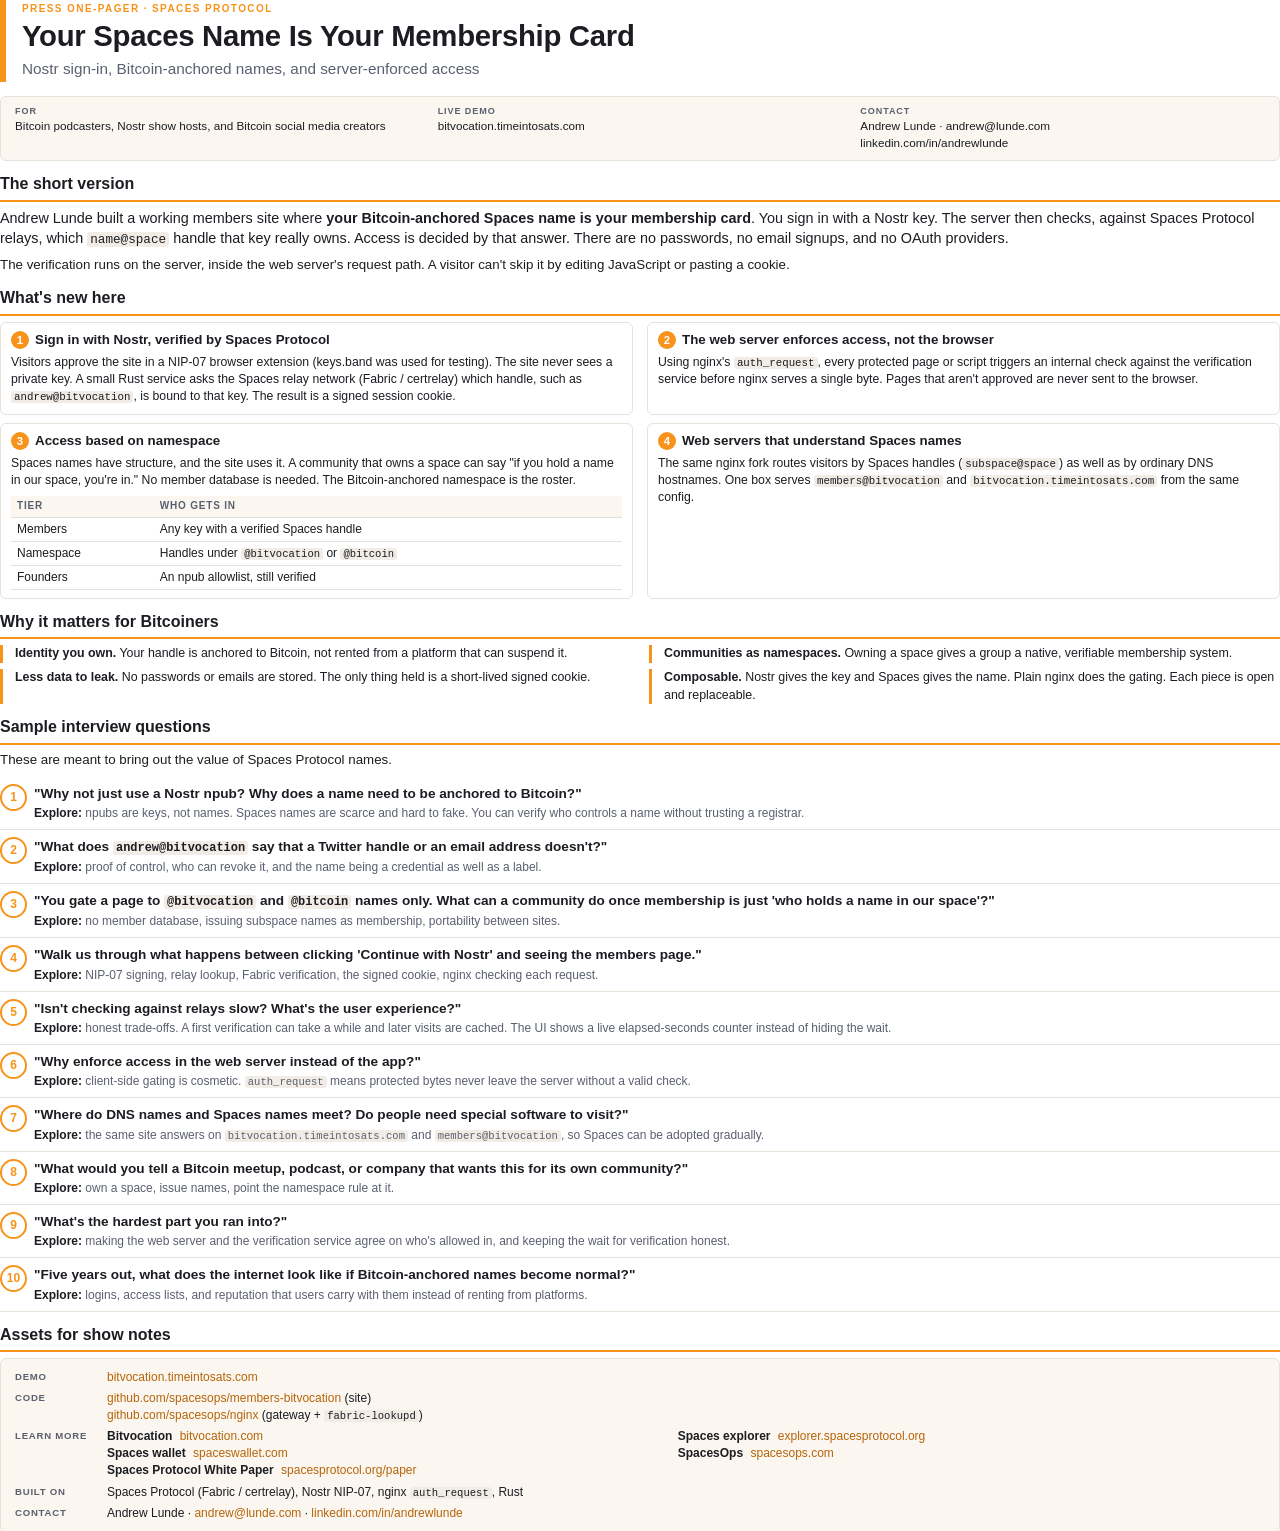
<file: docs/press-one-pager.html>
<!DOCTYPE html>
<html lang="en">
<head>
<meta charset="utf-8">
<title>Your Spaces Name Is Your Membership Card</title>
<style>
  @page { size: Letter; margin: 0.55in 0.6in; }
  :root {
    --orange: #f7931a;
    --ink: #1b1d22;
    --muted: #5b6070;
    --rule: #e6e2da;
    --panel: #fbf7f0;
  }
  * { box-sizing: border-box; }
  html { -webkit-print-color-adjust: exact; print-color-adjust: exact; }
  body {
    margin: 0;
    font-family: -apple-system, "Helvetica Neue", Helvetica, Arial, sans-serif;
    font-size: 10pt;
    line-height: 1.42;
    color: var(--ink);
  }
  code {
    font-family: "SF Mono", Menlo, Consolas, monospace;
    font-size: 0.88em;
    background: #f1ede6;
    padding: 0 3px;
    border-radius: 3px;
  }
  a { color: inherit; text-decoration: none; }
  .assets a { color: #b5640a; }

  header {
    border-left: 6px solid var(--orange);
    padding: 2px 0 2px 16px;
    margin-bottom: 14px;
  }
  .kicker {
    text-transform: uppercase;
    letter-spacing: 0.14em;
    font-size: 7.5pt;
    font-weight: 700;
    color: var(--orange);
    margin: 0 0 4px;
  }
  h1 {
    font-size: 22pt;
    line-height: 1.08;
    margin: 0 0 6px;
    letter-spacing: -0.01em;
  }
  .subtitle {
    font-size: 11.5pt;
    color: var(--muted);
    margin: 0;
  }

  .meta {
    display: flex;
    gap: 18px;
    background: var(--panel);
    border: 1px solid var(--rule);
    border-radius: 6px;
    padding: 8px 14px;
    margin-bottom: 10px;
    font-size: 8.8pt;
  }
  .meta div { flex: 1; }
  .meta b {
    display: block;
    text-transform: uppercase;
    letter-spacing: 0.1em;
    font-size: 6.8pt;
    color: var(--muted);
    margin-bottom: 1px;
  }

  h2 {
    font-size: 12pt;
    margin: 12px 0 6px;
    padding-bottom: 4px;
    border-bottom: 2px solid var(--orange);
  }
  p { margin: 0 0 7px; }
  .lede { font-size: 10.8pt; }

  .innovations { display: grid; grid-template-columns: 1fr 1fr; gap: 8px 14px; }
  .card {
    border: 1px solid var(--rule);
    border-radius: 6px;
    padding: 8px 10px;
    break-inside: avoid;
  }
  .card h3 {
    font-size: 10pt;
    margin: 0 0 4px;
  }
  .card h3 span {
    display: inline-block;
    width: 18px; height: 18px;
    line-height: 18px;
    text-align: center;
    border-radius: 50%;
    background: var(--orange);
    color: #fff;
    font-size: 8.5pt;
    margin-right: 6px;
  }
  .card p { margin: 0; font-size: 9.2pt; }

  table {
    width: 100%;
    border-collapse: collapse;
    font-size: 9pt;
    margin: 7px 0 0;
  }
  th, td { text-align: left; padding: 3px 6px; border-bottom: 1px solid var(--rule); }
  th { background: var(--panel); font-size: 7.5pt; text-transform: uppercase; letter-spacing: 0.08em; color: var(--muted); }

  .why { display: grid; grid-template-columns: 1fr 1fr; gap: 6px 18px; margin: 0; padding: 0; list-style: none; }
  .why li { padding-left: 12px; border-left: 3px solid var(--orange); font-size: 9.3pt; }

  .page-break { break-before: page; }

  ol.questions { margin: 0; padding: 0; list-style: none; counter-reset: q; }
  ol.questions li {
    counter-increment: q;
    position: relative;
    padding: 7px 0 7px 34px;
    border-bottom: 1px solid var(--rule);
    break-inside: avoid;
  }
  ol.questions li::before {
    content: counter(q);
    position: absolute;
    left: 0; top: 7px;
    width: 23px; height: 23px;
    line-height: 23px;
    text-align: center;
    border-radius: 50%;
    border: 2px solid var(--orange);
    color: var(--orange);
    font-weight: 700;
    font-size: 9pt;
  }
  .q { font-weight: 600; font-size: 10.2pt; }
  .explore { color: var(--muted); font-size: 9pt; margin-top: 2px; }
  .explore b { color: var(--ink); font-weight: 600; }

  .assets {
    background: var(--panel);
    border: 1px solid var(--rule);
    border-radius: 6px;
    padding: 10px 14px;
    font-size: 9pt;
  }
  .assets dl { display: grid; grid-template-columns: 82px 1fr; gap: 4px 10px; margin: 0; }
  .assets dt { font-weight: 700; color: var(--muted); text-transform: uppercase; font-size: 7.2pt; letter-spacing: 0.08em; padding-top: 1px; }
  .assets dd { margin: 0; }
  .assets .link { display: inline-block; width: 49%; }
  .assets .link.wide { width: 100%; }
  .assets .link b { font-weight: 600; margin-right: 4px; }
</style>
</head>
<body>

<header>
  <p class="kicker">Press one-pager · Spaces Protocol</p>
  <h1>Your Spaces Name Is Your Membership Card</h1>
  <p class="subtitle">Nostr sign-in, Bitcoin-anchored names, and server-enforced access</p>
</header>

<div class="meta">
  <div><b>For</b>Bitcoin podcasters, Nostr show hosts, and Bitcoin social media creators</div>
  <div><b>Live demo</b>bitvocation.timeintosats.com</div>
  <div><b>Contact</b>Andrew Lunde · andrew@lunde.com<br>linkedin.com/in/andrewlunde</div>
</div>

<h2>The short version</h2>
<p class="lede">Andrew Lunde built a working members site where <b>your Bitcoin-anchored Spaces name is your membership card</b>. You sign in with a Nostr key. The server then checks, against Spaces Protocol relays, which <code>name@space</code> handle that key really owns. Access is decided by that answer. There are no passwords, no email signups, and no OAuth providers.</p>
<p>The verification runs on the server, inside the web server's request path. A visitor can't skip it by editing JavaScript or pasting a cookie.</p>

<h2>What's new here</h2>
<div class="innovations">
  <div class="card">
    <h3><span>1</span>Sign in with Nostr, verified by Spaces Protocol</h3>
    <p>Visitors approve the site in a NIP-07 browser extension (keys.band was used for testing). The site never sees a private key. A small Rust service asks the Spaces relay network (Fabric / certrelay) which handle, such as <code>andrew@bitvocation</code>, is bound to that key. The result is a signed session cookie.</p>
  </div>
  <div class="card">
    <h3><span>2</span>The web server enforces access, not the browser</h3>
    <p>Using nginx's <code>auth_request</code>, every protected page or script triggers an internal check against the verification service before nginx serves a single byte. Pages that aren't approved are never sent to the browser.</p>
  </div>
  <div class="card">
    <h3><span>3</span>Access based on namespace</h3>
    <p>Spaces names have structure, and the site uses it. A community that owns a space can say "if you hold a name in our space, you're in." No member database is needed. The Bitcoin-anchored namespace is the roster.</p>
    <table>
      <tr><th>Tier</th><th>Who gets in</th></tr>
      <tr><td>Members</td><td>Any key with a verified Spaces handle</td></tr>
      <tr><td>Namespace</td><td>Handles under <code>@bitvocation</code> or <code>@bitcoin</code></td></tr>
      <tr><td>Founders</td><td>An npub allowlist, still verified</td></tr>
    </table>
  </div>
  <div class="card">
    <h3><span>4</span>Web servers that understand Spaces names</h3>
    <p>The same nginx fork routes visitors by Spaces handles (<code>subspace@space</code>) as well as by ordinary DNS hostnames. One box serves <code>members@bitvocation</code> and <code>bitvocation.timeintosats.com</code> from the same config.</p>
  </div>
</div>

<h2>Why it matters for Bitcoiners</h2>
<ul class="why">
  <li><b>Identity you own.</b> Your handle is anchored to Bitcoin, not rented from a platform that can suspend it.</li>
  <li><b>Communities as namespaces.</b> Owning a space gives a group a native, verifiable membership system.</li>
  <li><b>Less data to leak.</b> No passwords or emails are stored. The only thing held is a short-lived signed cookie.</li>
  <li><b>Composable.</b> Nostr gives the key and Spaces gives the name. Plain nginx does the gating. Each piece is open and replaceable.</li>
</ul>

<div class="page-break"></div>

<h2>Sample interview questions</h2>
<p>These are meant to bring out the value of Spaces Protocol names.</p>
<ol class="questions">
  <li><div class="q">"Why not just use a Nostr npub? Why does a name need to be anchored to Bitcoin?"</div>
    <div class="explore"><b>Explore:</b> npubs are keys, not names. Spaces names are scarce and hard to fake. You can verify who controls a name without trusting a registrar.</div></li>
  <li><div class="q">"What does <code>andrew@bitvocation</code> say that a Twitter handle or an email address doesn't?"</div>
    <div class="explore"><b>Explore:</b> proof of control, who can revoke it, and the name being a credential as well as a label.</div></li>
  <li><div class="q">"You gate a page to <code>@bitvocation</code> and <code>@bitcoin</code> names only. What can a community do once membership is just 'who holds a name in our space'?"</div>
    <div class="explore"><b>Explore:</b> no member database, issuing subspace names as membership, portability between sites.</div></li>
  <li><div class="q">"Walk us through what happens between clicking 'Continue with Nostr' and seeing the members page."</div>
    <div class="explore"><b>Explore:</b> NIP-07 signing, relay lookup, Fabric verification, the signed cookie, nginx checking each request.</div></li>
  <li><div class="q">"Isn't checking against relays slow? What's the user experience?"</div>
    <div class="explore"><b>Explore:</b> honest trade-offs. A first verification can take a while and later visits are cached. The UI shows a live elapsed-seconds counter instead of hiding the wait.</div></li>
  <li><div class="q">"Why enforce access in the web server instead of the app?"</div>
    <div class="explore"><b>Explore:</b> client-side gating is cosmetic. <code>auth_request</code> means protected bytes never leave the server without a valid check.</div></li>
  <li><div class="q">"Where do DNS names and Spaces names meet? Do people need special software to visit?"</div>
    <div class="explore"><b>Explore:</b> the same site answers on <code>bitvocation.timeintosats.com</code> and <code>members@bitvocation</code>, so Spaces can be adopted gradually.</div></li>
  <li><div class="q">"What would you tell a Bitcoin meetup, podcast, or company that wants this for its own community?"</div>
    <div class="explore"><b>Explore:</b> own a space, issue names, point the namespace rule at it.</div></li>
  <li><div class="q">"What's the hardest part you ran into?"</div>
    <div class="explore"><b>Explore:</b> making the web server and the verification service agree on who's allowed in, and keeping the wait for verification honest.</div></li>
  <li><div class="q">"Five years out, what does the internet look like if Bitcoin-anchored names become normal?"</div>
    <div class="explore"><b>Explore:</b> logins, access lists, and reputation that users carry with them instead of renting from platforms.</div></li>
</ol>

<h2>Assets for show notes</h2>
<div class="assets">
  <dl>
    <dt>Demo</dt><dd><a href="https://bitvocation.timeintosats.com">bitvocation.timeintosats.com</a></dd>
    <dt>Code</dt><dd><a href="https://github.com/spacesops/members-bitvocation">github.com/spacesops/members-bitvocation</a> (site)<br><a href="https://github.com/spacesops/nginx">github.com/spacesops/nginx</a> (gateway + <code>fabric-lookupd</code>)</dd>
    <dt>Learn more</dt><dd>
      <span class="link"><b>Bitvocation</b> <a href="https://bitvocation.com/">bitvocation.com</a></span>
      <span class="link"><b>Spaces explorer</b> <a href="https://explorer.spacesprotocol.org/">explorer.spacesprotocol.org</a></span>
      <span class="link"><b>Spaces wallet</b> <a href="https://spaceswallet.com/">spaceswallet.com</a></span>
      <span class="link"><b>SpacesOps</b> <a href="https://spacesops.com/">spacesops.com</a></span>
      <span class="link wide"><b>Spaces Protocol White Paper</b> <a href="https://spacesprotocol.org/paper/">spacesprotocol.org/paper</a></span>
    </dd>
    <dt>Built on</dt><dd>Spaces Protocol (Fabric / certrelay), Nostr NIP-07, nginx <code>auth_request</code>, Rust</dd>
    <dt>Contact</dt><dd>Andrew Lunde · <a href="mailto:andrew@lunde.com">andrew@lunde.com</a> · <a href="https://www.linkedin.com/in/andrewlunde/">linkedin.com/in/andrewlunde</a></dd>
  </dl>
</div>

</body>
</html>
</file>
